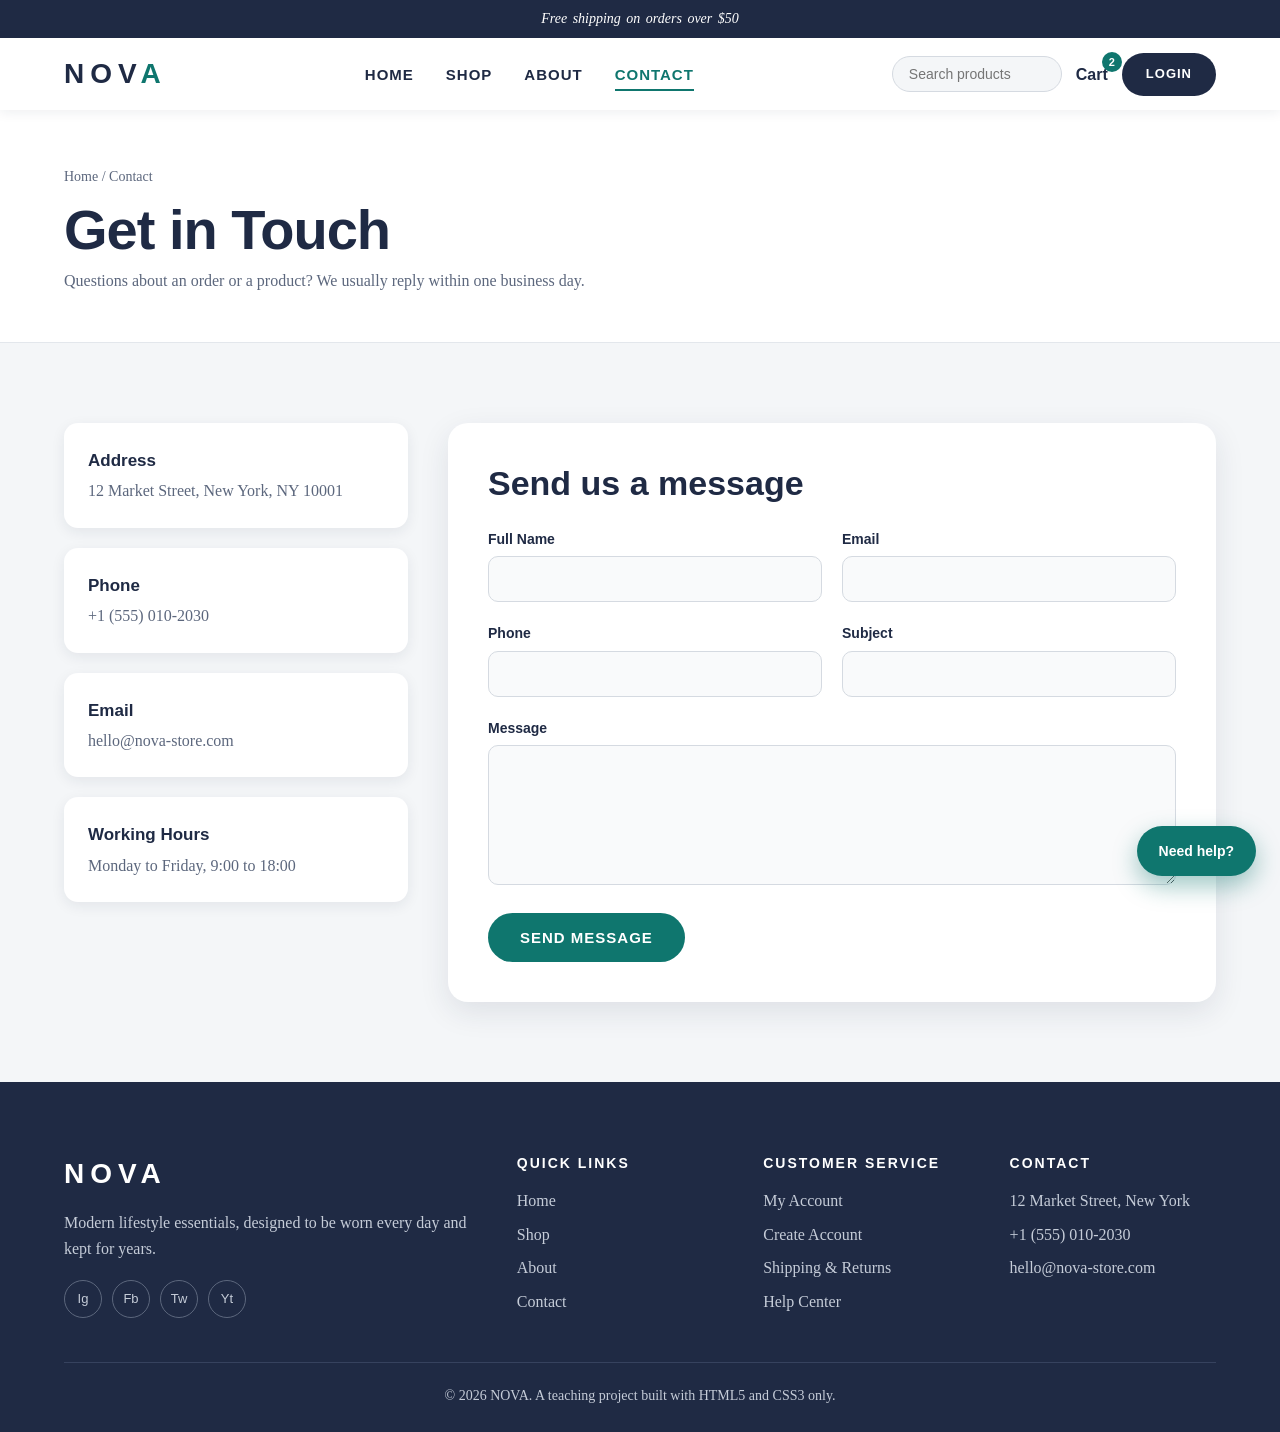
<file: contact.html>
<!DOCTYPE html>
<html lang="en">
<head>
    <meta charset="UTF-8">
    <meta name="viewport" content="width=device-width, initial-scale=1.0">
    <title>Contact | NOVA</title>
    <link rel="stylesheet" href="css/style.css">
</head>
<body>
    <div class="announcement">Free shipping on orders over $50</div>
    <header class="navbar">
        <nav class="container nav-inner">
            <a href="index.html" class="logo">NOV<span>A</span></a>
            <input type="checkbox" id="menu-toggle">
            <label for="menu-toggle" class="menu-btn" aria-label="Open menu">&#9776;</label>
            <ul class="nav-links">
                <li><a href="index.html" class="">Home</a></li>
                <li><a href="products.html" class="">Shop</a></li>
                <li><a href="about.html" class="">About</a></li>
                <li><a href="contact.html" class="active">Contact</a></li>
            </ul>
            <div class="nav-actions">
                <input type="search" class="search-box" placeholder="Search products" aria-label="Search products">
                <a href="products.html" class="cart-link">Cart <span class="cart-count">2</span></a>
                <a href="login.html" class="btn btn-dark login-btn">Login</a>
            </div>
        </nav>
    </header>
    <main>
        <section class="page-header">
            <div class="container">
                <p class="breadcrumb"><a href="index.html">Home</a> / Contact</p>
                <h1>Get in Touch</h1>
                <p>Questions about an order or a product? We usually reply within one business day.</p>
            </div>
        </section>
        <section class="section">
            <div class="container contact-layout">
                <aside class="contact-info">
                    <div class="info-item"><h3>Address</h3><p>12 Market Street, New York, NY 10001</p></div>
                    <div class="info-item"><h3>Phone</h3><p>+1 (555) 010-2030</p></div>
                    <div class="info-item"><h3>Email</h3><p>hello@nova-store.com</p></div>
                    <div class="info-item"><h3>Working Hours</h3><p>Monday to Friday, 9:00 to 18:00</p></div>
                </aside>
                <div class="form-card">
                    <h2>Send us a message</h2>
                    <form action="#" method="post" style="margin-top: 24px;">
                        <div class="form-row">
                            <div class="form-group"><label for="name">Full Name</label><input type="text" id="name" name="name" required></div>
                            <div class="form-group"><label for="email">Email</label><input type="email" id="email" name="email" required></div>
                        </div>
                        <div class="form-row">
                            <div class="form-group"><label for="phone">Phone</label><input type="tel" id="phone" name="phone"></div>
                            <div class="form-group"><label for="subject">Subject</label><input type="text" id="subject" name="subject" required></div>
                        </div>
                        <div class="form-group"><label for="message">Message</label><textarea id="message" name="message" required></textarea></div>
                        <button type="submit" class="btn btn-primary">Send Message</button>
                    </form>
                </div>
            </div>
        </section>
    </main>
    <footer class="footer">
        <div class="container">
            <div class="footer-grid">
                <div>
                    <a href="index.html" class="logo">NOVA</a>
                    <p>Modern lifestyle essentials, designed to be worn every day and kept for years.</p>
                    <div class="social">
                        <a href="#" aria-label="Instagram">Ig</a>
                        <a href="#" aria-label="Facebook">Fb</a>
                        <a href="#" aria-label="Twitter">Tw</a>
                        <a href="#" aria-label="YouTube">Yt</a>
                    </div>
                </div>
                <div>
                    <h4>Quick Links</h4>
                    <ul>
                        <li><a href="index.html">Home</a></li>
                        <li><a href="products.html">Shop</a></li>
                        <li><a href="about.html">About</a></li>
                        <li><a href="contact.html">Contact</a></li>
                    </ul>
                </div>
                <div>
                    <h4>Customer Service</h4>
                    <ul>
                        <li><a href="login.html">My Account</a></li>
                        <li><a href="register.html">Create Account</a></li>
                        <li><a href="product-details.html">Shipping &amp; Returns</a></li>
                        <li><a href="contact.html">Help Center</a></li>
                    </ul>
                </div>
                <div>
                    <h4>Contact</h4>
                    <ul>
                        <li>12 Market Street, New York</li>
                        <li>+1 (555) 010-2030</li>
                        <li>hello@nova-store.com</li>
                    </ul>
                </div>
            </div>
            <p class="copyright">&copy; 2026 NOVA. A teaching project built with HTML5 and CSS3 only.</p>
        </div>
    </footer>
    <a href="contact.html" class="support-btn">Need help?</a>
</body>
</html>
</file>
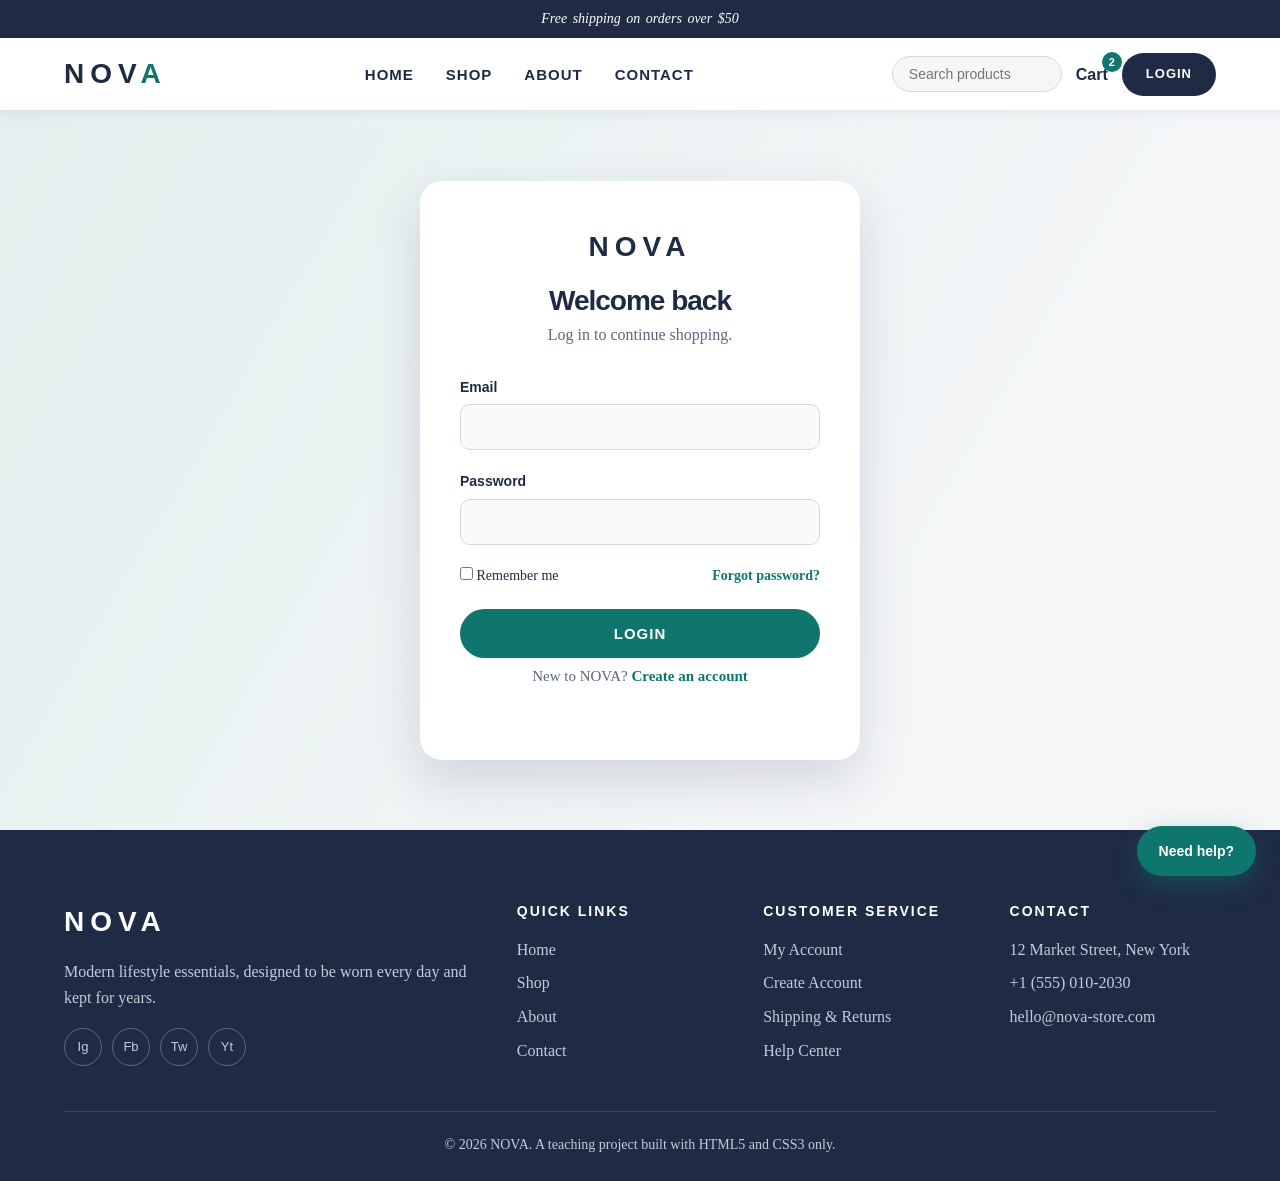
<file: login.html>
<!DOCTYPE html>
<html lang="en">
<head>
    <meta charset="UTF-8">
    <meta name="viewport" content="width=device-width, initial-scale=1.0">
    <title>Login | NOVA</title>
    <link rel="stylesheet" href="css/style.css">
</head>
<body>
    <div class="announcement">Free shipping on orders over $50</div>
    <header class="navbar">
        <nav class="container nav-inner">
            <a href="index.html" class="logo">NOV<span>A</span></a>
            <input type="checkbox" id="menu-toggle">
            <label for="menu-toggle" class="menu-btn" aria-label="Open menu">&#9776;</label>
            <ul class="nav-links">
                <li><a href="index.html" class="">Home</a></li>
                <li><a href="products.html" class="">Shop</a></li>
                <li><a href="about.html" class="">About</a></li>
                <li><a href="contact.html" class="">Contact</a></li>
            </ul>
            <div class="nav-actions">
                <input type="search" class="search-box" placeholder="Search products" aria-label="Search products">
                <a href="products.html" class="cart-link">Cart <span class="cart-count">2</span></a>
                <a href="login.html" class="btn btn-dark login-btn">Login</a>
            </div>
        </nav>
    </header>
    <main class="auth-page">
        <div class="auth-card">
            <a href="index.html" class="logo">NOVA</a>
            <h1>Welcome back</h1>
            <p>Log in to continue shopping.</p>
            <form action="#" method="post">
                <div class="form-group"><label for="email">Email</label><input type="email" id="email" name="email" required></div>
                <div class="form-group"><label for="password">Password</label><input type="password" id="password" name="password" required></div>
                <div class="auth-options">
                    <label><input type="checkbox" name="remember"> Remember me</label>
                    <a href="login.html">Forgot password?</a>
                </div>
                <button type="submit" class="btn btn-primary">Login</button>
            </form>
            <p class="auth-switch">New to NOVA? <a href="register.html">Create an account</a></p>
        </div>
    </main>
    <footer class="footer">
        <div class="container">
            <div class="footer-grid">
                <div>
                    <a href="index.html" class="logo">NOVA</a>
                    <p>Modern lifestyle essentials, designed to be worn every day and kept for years.</p>
                    <div class="social">
                        <a href="#" aria-label="Instagram">Ig</a>
                        <a href="#" aria-label="Facebook">Fb</a>
                        <a href="#" aria-label="Twitter">Tw</a>
                        <a href="#" aria-label="YouTube">Yt</a>
                    </div>
                </div>
                <div>
                    <h4>Quick Links</h4>
                    <ul>
                        <li><a href="index.html">Home</a></li>
                        <li><a href="products.html">Shop</a></li>
                        <li><a href="about.html">About</a></li>
                        <li><a href="contact.html">Contact</a></li>
                    </ul>
                </div>
                <div>
                    <h4>Customer Service</h4>
                    <ul>
                        <li><a href="login.html">My Account</a></li>
                        <li><a href="register.html">Create Account</a></li>
                        <li><a href="product-details.html">Shipping &amp; Returns</a></li>
                        <li><a href="contact.html">Help Center</a></li>
                    </ul>
                </div>
                <div>
                    <h4>Contact</h4>
                    <ul>
                        <li>12 Market Street, New York</li>
                        <li>+1 (555) 010-2030</li>
                        <li>hello@nova-store.com</li>
                    </ul>
                </div>
            </div>
            <p class="copyright">&copy; 2026 NOVA. A teaching project built with HTML5 and CSS3 only.</p>
        </div>
    </footer>
    <a href="contact.html" class="support-btn">Need help?</a>
</body>
</html>
</file>
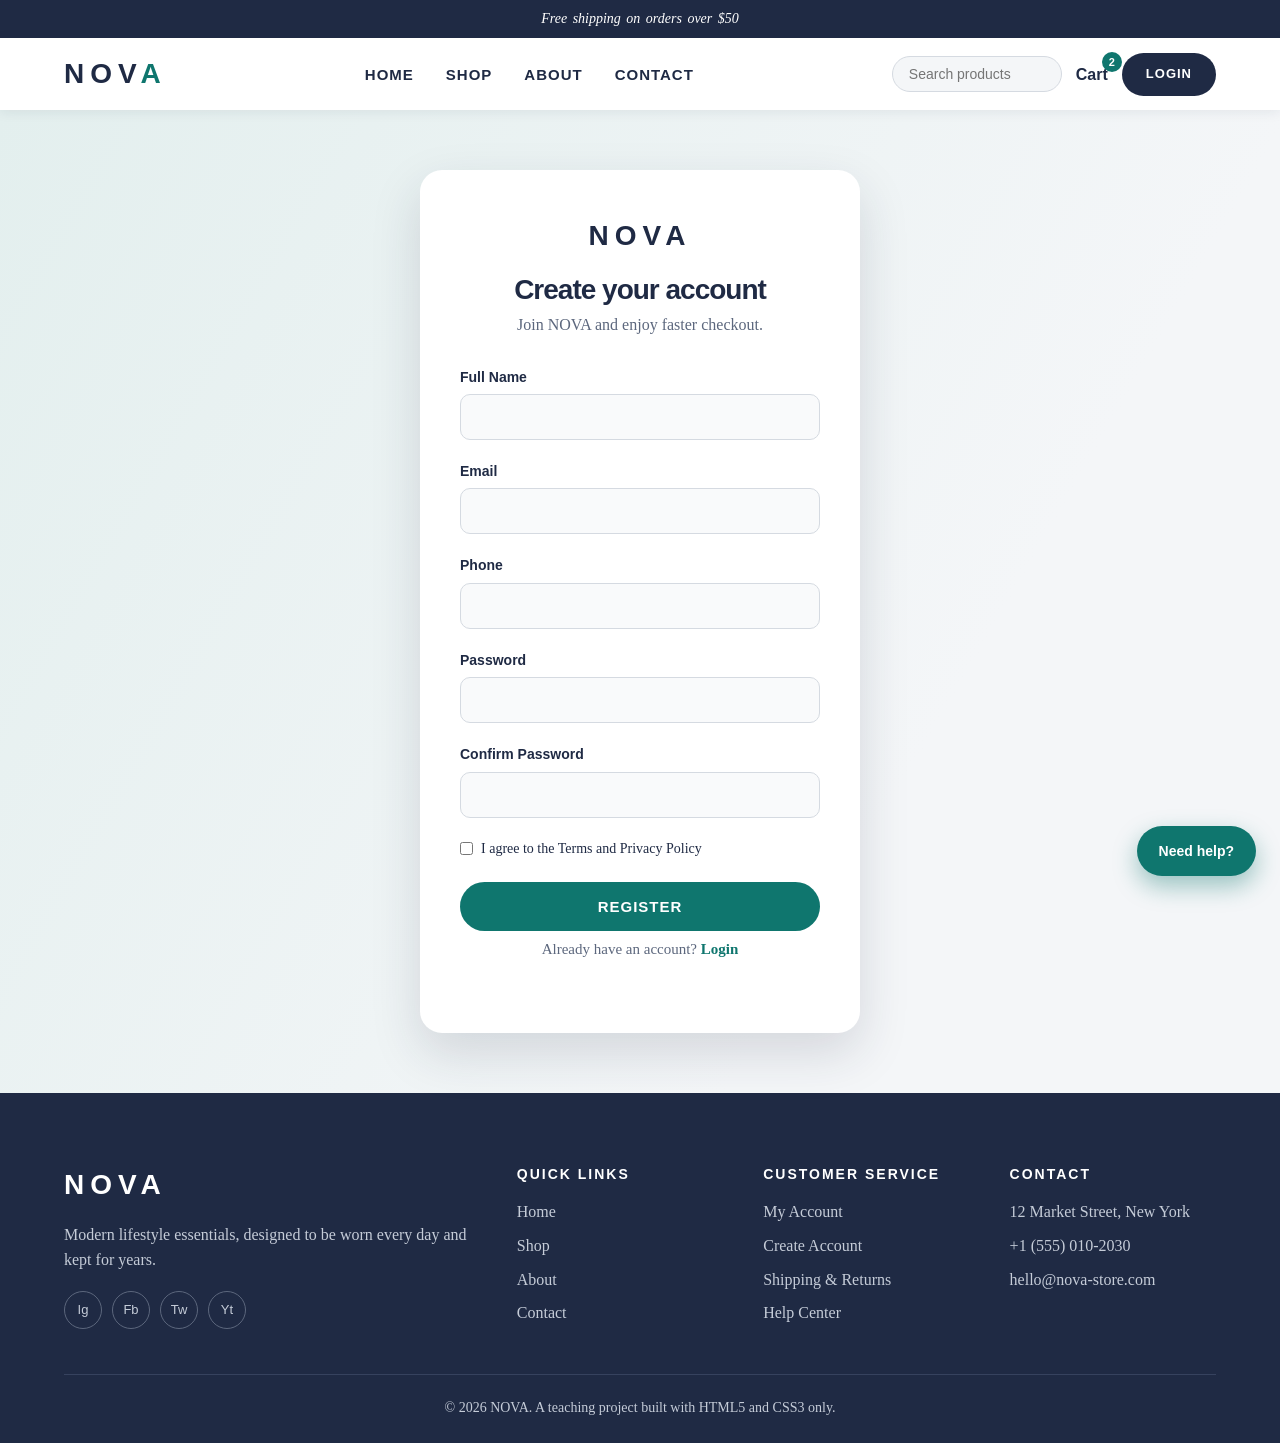
<file: register.html>
<!DOCTYPE html>
<html lang="en">
<head>
    <meta charset="UTF-8">
    <meta name="viewport" content="width=device-width, initial-scale=1.0">
    <title>Register | NOVA</title>
    <link rel="stylesheet" href="css/style.css">
</head>
<body>
    <div class="announcement">Free shipping on orders over $50</div>
    <header class="navbar">
        <nav class="container nav-inner">
            <a href="index.html" class="logo">NOV<span>A</span></a>
            <input type="checkbox" id="menu-toggle">
            <label for="menu-toggle" class="menu-btn" aria-label="Open menu">&#9776;</label>
            <ul class="nav-links">
                <li><a href="index.html" class="">Home</a></li>
                <li><a href="products.html" class="">Shop</a></li>
                <li><a href="about.html" class="">About</a></li>
                <li><a href="contact.html" class="">Contact</a></li>
            </ul>
            <div class="nav-actions">
                <input type="search" class="search-box" placeholder="Search products" aria-label="Search products">
                <a href="products.html" class="cart-link">Cart <span class="cart-count">2</span></a>
                <a href="login.html" class="btn btn-dark login-btn">Login</a>
            </div>
        </nav>
    </header>
    <main class="auth-page">
        <div class="auth-card">
            <a href="index.html" class="logo">NOVA</a>
            <h1>Create your account</h1>
            <p>Join NOVA and enjoy faster checkout.</p>
            <form action="#" method="post">
                <div class="form-group"><label for="name">Full Name</label><input type="text" id="name" name="name" required></div>
                <div class="form-group"><label for="email">Email</label><input type="email" id="email" name="email" required></div>
                <div class="form-group"><label for="phone">Phone</label><input type="tel" id="phone" name="phone" required></div>
                <div class="form-group"><label for="password">Password</label><input type="password" id="password" name="password" minlength="8" required></div>
                <div class="form-group"><label for="confirm">Confirm Password</label><input type="password" id="confirm" name="confirm" minlength="8" required></div>
                <div class="check-row"><input type="checkbox" id="terms" name="terms" required><label for="terms">I agree to the Terms and Privacy Policy</label></div>
                <button type="submit" class="btn btn-primary">Register</button>
            </form>
            <p class="auth-switch">Already have an account? <a href="login.html">Login</a></p>
        </div>
    </main>
    <footer class="footer">
        <div class="container">
            <div class="footer-grid">
                <div>
                    <a href="index.html" class="logo">NOVA</a>
                    <p>Modern lifestyle essentials, designed to be worn every day and kept for years.</p>
                    <div class="social">
                        <a href="#" aria-label="Instagram">Ig</a>
                        <a href="#" aria-label="Facebook">Fb</a>
                        <a href="#" aria-label="Twitter">Tw</a>
                        <a href="#" aria-label="YouTube">Yt</a>
                    </div>
                </div>
                <div>
                    <h4>Quick Links</h4>
                    <ul>
                        <li><a href="index.html">Home</a></li>
                        <li><a href="products.html">Shop</a></li>
                        <li><a href="about.html">About</a></li>
                        <li><a href="contact.html">Contact</a></li>
                    </ul>
                </div>
                <div>
                    <h4>Customer Service</h4>
                    <ul>
                        <li><a href="login.html">My Account</a></li>
                        <li><a href="register.html">Create Account</a></li>
                        <li><a href="product-details.html">Shipping &amp; Returns</a></li>
                        <li><a href="contact.html">Help Center</a></li>
                    </ul>
                </div>
                <div>
                    <h4>Contact</h4>
                    <ul>
                        <li>12 Market Street, New York</li>
                        <li>+1 (555) 010-2030</li>
                        <li>hello@nova-store.com</li>
                    </ul>
                </div>
            </div>
            <p class="copyright">&copy; 2026 NOVA. A teaching project built with HTML5 and CSS3 only.</p>
        </div>
    </footer>
    <a href="contact.html" class="support-btn">Need help?</a>
</body>
</html>
</file>
<file: css/style.css>
/* =========================
   Global Styles
========================= */
* { box-sizing: border-box; margin: 0; padding: 0; }
html { scroll-behavior: smooth; }
body { font-family: Georgia, "Times New Roman", serif; font-size: 16px; line-height: 1.6; color: #1f2a44; background-color: #f4f6f8; }
h1, h2, h3, h4, .logo, .btn, .nav-links a, .price { font-family: "Trebuchet MS", Helvetica, Arial, sans-serif; }
h1 { font-size: 56px; line-height: 1.1; letter-spacing: -1px; }
h2 { font-size: 34px; line-height: 1.2; }
h3 { font-size: 20px; }
a { color: inherit; text-decoration: none; }
ul { list-style: none; }
img { display: block; max-width: 100%; }
.container { width: 90%; max-width: 1200px; margin: auto; }
.section { padding: 80px 0; }
.section-white { background-color: #ffffff; }
.section-title { text-align: center; margin-bottom: 12px; }
.section-sub { text-align: center; color: #5c677d; max-width: 560px; margin: 0 auto 48px; }
.btn { display: inline-block; padding: 14px 30px; border: 2px solid transparent; border-radius: 50px; font-size: 15px; font-weight: bold; letter-spacing: 1px; text-transform: uppercase; cursor: pointer; transition: all 0.3s ease; }
.btn-primary { background-color: #0f766e; color: #ffffff; }
.btn-primary:hover { background-color: #0b5a54; transform: translateY(-3px); box-shadow: 0 10px 20px rgba(15, 118, 110, 0.3); }
.btn-outline { border-color: #1f2a44; color: #1f2a44; background-color: transparent; }
.btn-outline:hover { background-color: #1f2a44; color: #ffffff; }
.btn-dark { background-color: #1f2a44; color: #ffffff; }
.btn-dark:hover { background-color: #0f766e; }
.btn:active { transform: scale(0.97); }
:focus-visible { outline: 3px solid #0f766e; outline-offset: 2px; }

/* =========================
   Announcement Bar
========================= */
.announcement { background-color: #1f2a44; color: #ffffff; text-align: center; padding: 8px 5%; font-size: 14px; font-style: italic; word-spacing: 2px; }

/* =========================
   Navbar
========================= */
.navbar { position: sticky; top: 0; z-index: 100; background-color: #ffffff; box-shadow: 0 2px 12px rgba(31, 42, 68, 0.08); }
.nav-inner { display: flex; justify-content: space-between; align-items: center; gap: 24px; height: 72px; }
.logo { font-size: 28px; font-weight: bold; letter-spacing: 6px; }
.logo span { color: #0f766e; }
.nav-links { display: flex; gap: 32px; }
.nav-links a { font-size: 15px; font-weight: bold; text-transform: uppercase; letter-spacing: 1px; padding: 6px 0; border-bottom: 2px solid transparent; transition: all 0.3s; }
.nav-links a:hover, .nav-links a.active { color: #0f766e; border-bottom-color: #0f766e; }
.nav-actions { display: flex; align-items: center; gap: 14px; }
.search-box { width: 170px; padding: 9px 16px; border: 1px solid #d5dae1; border-radius: 50px; font-size: 14px; background-color: #f4f6f8; transition: width 0.3s; }
.search-box:focus { width: 220px; border-color: #0f766e; outline: none; }
.cart-link { position: relative; font-weight: bold; font-family: Helvetica, Arial, sans-serif; }
.cart-count { position: absolute; top: -10px; right: -14px; width: 20px; height: 20px; border-radius: 50%; background-color: #0f766e; color: #ffffff; font-size: 11px; line-height: 20px; text-align: center; }
.login-btn { padding: 9px 22px; font-size: 13px; }
#menu-toggle { display: none; }
.menu-btn { display: none; font-size: 28px; cursor: pointer; }

/* =========================
   Hero
========================= */
.hero { background: linear-gradient(120deg, #e3efee 0%, #f4f6f8 60%); overflow: hidden; }
.hero-inner { display: flex; align-items: center; justify-content: space-between; gap: 48px; padding: 70px 0; }
.hero-text { flex: 1; }
.hero-text h1 { margin-bottom: 20px; }
.hero-text p { font-size: 18px; color: #5c677d; max-width: 480px; margin-bottom: 32px; }
.hero-buttons { display: flex; flex-wrap: wrap; gap: 16px; }
.hero-image { position: relative; flex: 1; max-width: 520px; }
.hero-image img { width: 100%; height: 520px; object-fit: cover; border-radius: 220px 220px 24px 24px; box-shadow: 0 25px 50px rgba(31, 42, 68, 0.25); }
.hero-image::before { content: ""; position: absolute; top: -24px; right: -24px; width: 140px; height: 140px; border: 3px dashed #0f766e; border-radius: 50%; animation: spin 20s linear infinite; }
.hero-badge { position: absolute; bottom: 40px; left: -30px; background-color: #ffffff; padding: 14px 22px; border-radius: 14px; box-shadow: 0 12px 30px rgba(31, 42, 68, 0.2); font-family: Helvetica, Arial, sans-serif; font-weight: bold; animation: float 3s ease-in-out infinite; }
.hero-badge small { display: block; font-weight: normal; color: #5c677d; }
@keyframes spin { from { transform: rotate(0deg); } to { transform: rotate(360deg); } }
@keyframes float { 0%, 100% { transform: translateY(0); } 50% { transform: translateY(-10px); } }

/* =========================
   Categories
========================= */
.category-grid { display: grid; grid-template-columns: repeat(6, 1fr); gap: 20px; }
.category-card { position: relative; display: block; height: 220px; border-radius: 16px; overflow: hidden; }
.category-card img { width: 100%; height: 100%; object-fit: cover; transition: transform 0.5s ease; }
.category-card:hover img { transform: scale(1.1); }
.category-info { position: absolute; left: 0; right: 0; bottom: 0; padding: 16px 12px; color: #ffffff; text-align: center; background: linear-gradient(to top, rgba(31, 42, 68, 0.9), transparent); }
.category-info h3 { font-size: 17px; }
.category-info span { font-size: 13px; opacity: 0.85; }

/* =========================
   Products
========================= */
.product-grid { display: grid; grid-template-columns: repeat(4, 1fr); gap: 28px; }
.product-card { background-color: #ffffff; border-radius: 16px; overflow: hidden; box-shadow: 0 4px 14px rgba(31, 42, 68, 0.08); transition: transform 0.3s, box-shadow 0.3s; }
.product-card:hover { transform: translateY(-8px); box-shadow: 0 18px 35px rgba(31, 42, 68, 0.18); }
.product-img { position: relative; overflow: hidden; background-color: #e9edf1; }
.product-img img { width: 100%; height: 260px; object-fit: cover; transition: transform 0.5s ease; }
.product-card:hover .product-img img { transform: scale(1.08); }
.discount { position: absolute; top: 14px; left: 14px; background-color: #0f766e; color: #ffffff; padding: 4px 12px; border-radius: 50px; font-family: Helvetica, Arial, sans-serif; font-size: 12px; font-weight: bold; }
.wishlist { position: absolute; top: 12px; right: 12px; width: 36px; height: 36px; border: none; border-radius: 50%; background-color: #ffffff; font-size: 18px; color: #1f2a44; cursor: pointer; box-shadow: 0 2px 8px rgba(0, 0, 0, 0.15); transition: all 0.3s; }
.wishlist:hover { background-color: #0f766e; color: #ffffff; }
.product-info { padding: 20px; }
.product-cat { font-size: 13px; text-transform: uppercase; letter-spacing: 2px; color: #0f766e; }
.product-name { margin: 6px 0; font-size: 18px; }
.product-name a:hover { text-decoration: underline; }
.rating { color: #e0a100; font-size: 14px; letter-spacing: 2px; }
.rating span { color: #5c677d; letter-spacing: 0; margin-left: 4px; }
.price-row { display: flex; align-items: center; gap: 10px; margin: 10px 0 16px; }
.price { font-size: 22px; font-weight: bold; }
.old-price { color: #8a94a6; text-decoration: line-through; }
.btn-cart { width: 100%; padding: 12px; border: 2px solid #1f2a44; border-radius: 50px; background-color: transparent; font-family: "Trebuchet MS", Helvetica, sans-serif; font-weight: bold; font-size: 14px; color: #1f2a44; cursor: pointer; transition: all 0.3s; }
.btn-cart:hover { background-color: #1f2a44; color: #ffffff; }
.btn-cart:active { transform: scale(0.97); }
.product-card:nth-child(even) .btn-cart { border-color: #0f766e; color: #0f766e; }
.product-card:nth-child(even) .btn-cart:hover { background-color: #0f766e; color: #ffffff; }

/* =========================
   Promo Banner
========================= */
.promo { display: flex; align-items: center; background-color: #1f2a44; color: #ffffff; border-radius: 24px; overflow: hidden; }
.promo-text { flex: 1; padding: 60px; }
.promo-text h2 { font-size: 40px; margin-bottom: 16px; }
.promo-text p { margin-bottom: 28px; color: #c5ccd8; }
.promo-img { flex: 1; align-self: stretch; }
.promo-img img { width: 100%; height: 100%; min-height: 320px; object-fit: cover; }

/* =========================
   Features
========================= */
.features { display: flex; flex-wrap: wrap; gap: 24px; }
.feature { flex: 1; min-width: 220px; text-align: center; padding: 32px 20px; background-color: #ffffff; border-radius: 16px; }
.feature-icon { display: inline-block; width: 64px; height: 64px; margin-bottom: 16px; border-radius: 50%; background-color: #e3efee; font-size: 28px; line-height: 64px; }
.feature h3 { margin-bottom: 6px; }
.feature p { color: #5c677d; font-size: 15px; }

/* =========================
   Newsletter
========================= */
.newsletter { background-color: #0f766e; color: #ffffff; text-align: center; padding: 70px 0; }
.newsletter p { margin: 10px 0 28px; opacity: 0.9; }
.newsletter-form { display: flex; justify-content: center; flex-wrap: wrap; gap: 12px; }
.newsletter-form input { width: 340px; max-width: 100%; padding: 14px 24px; border: none; border-radius: 50px; font-size: 16px; }
.newsletter-form .btn:hover { background-color: #ffffff; color: #1f2a44; }

/* =========================
   Page Header and Filters
========================= */
.page-header { background-color: #ffffff; padding: 48px 0; border-bottom: 1px solid #e3e7ec; }
.breadcrumb { font-size: 14px; color: #5c677d; margin-bottom: 10px; }
.breadcrumb a:hover { color: #0f766e; }
.page-header p { color: #5c677d; max-width: 600px; margin-top: 8px; }
.filter-bar { position: sticky; top: 72px; z-index: 50; background-color: #ffffff; border-bottom: 1px solid #e3e7ec; }
.filter-list { display: flex; flex-wrap: wrap; gap: 12px; padding: 14px 0; }
.filter-list a { padding: 8px 22px; border: 1px solid #d5dae1; border-radius: 50px; font-family: Helvetica, Arial, sans-serif; font-size: 14px; transition: all 0.3s; }
.filter-list a:hover, .filter-list a.active { background-color: #1f2a44; border-color: #1f2a44; color: #ffffff; }

/* =========================
   Product Details
========================= */
.details { display: flex; gap: 56px; align-items: flex-start; }
.gallery { flex: 1; }
.main-img { width: 100%; height: 520px; object-fit: cover; border-radius: 20px; }
.thumbs { display: flex; gap: 14px; margin-top: 14px; }
.thumbs img { width: 90px; height: 90px; object-fit: cover; border: 2px solid transparent; border-radius: 12px; cursor: pointer; }
.thumbs img:hover, .thumbs img:first-child { border-color: #0f766e; }
.info { flex: 1; }
.info h1 { font-size: 40px; margin: 8px 0; }
.info .price-row { margin: 16px 0; }
.info .price { font-size: 32px; }
.info > p { color: #5c677d; margin-bottom: 20px; }
.option-label { display: block; margin: 18px 0 8px; font-family: Helvetica, Arial, sans-serif; font-weight: bold; }
.options { display: flex; gap: 10px; }
.swatch { width: 34px; height: 34px; border: 3px solid #ffffff; border-radius: 50%; box-shadow: 0 0 0 1px #c5ccd8; cursor: pointer; }
.swatch:hover { box-shadow: 0 0 0 2px #0f766e; }
.swatch-1 { background-color: #1f2a44; }
.swatch-2 { background-color: #c9ccd1; }
.swatch-3 { background-color: #0f766e; }
.size { min-width: 46px; padding: 10px 0; border: 1px solid #c5ccd8; border-radius: 10px; background-color: #ffffff; text-align: center; font-family: Helvetica, Arial, sans-serif; cursor: pointer; transition: all 0.3s; }
.size:hover { background-color: #1f2a44; color: #ffffff; }
.buy-row { display: flex; flex-wrap: wrap; align-items: center; gap: 14px; margin-top: 28px; }
.qty { display: flex; align-items: center; border: 1px solid #c5ccd8; border-radius: 50px; background-color: #ffffff; }
.qty span { width: 44px; text-align: center; font-weight: bold; }
.qty input { width: 56px; padding: 12px 0; border: none; background: transparent; text-align: center; font-size: 16px; }
.info-grid { display: grid; grid-template-columns: repeat(2, 1fr); gap: 24px; }
.info-card { padding: 28px; background-color: #ffffff; border-left: 4px solid #0f766e; border-radius: 12px; }
.info-card h3 { margin-bottom: 10px; }
.info-card li { padding: 6px 0; border-bottom: 1px solid #eef0f3; color: #5c677d; }

/* =========================
   About
========================= */
.two-col { display: flex; align-items: center; gap: 56px; }
.two-col > * { flex: 1; }
.two-col img { width: 100%; height: 420px; object-fit: cover; border-radius: 20px; }
.two-col p { margin-top: 14px; color: #5c677d; }
.stats-grid { display: grid; grid-template-columns: repeat(4, 1fr); gap: 24px; text-align: center; }
.stat strong { display: block; font-family: "Trebuchet MS", sans-serif; font-size: 44px; color: #0f766e; }
.card-grid { display: grid; grid-template-columns: repeat(3, 1fr); gap: 24px; }
.value-card { padding: 32px; background-color: #ffffff; border-radius: 16px; box-shadow: 0 4px 14px rgba(31, 42, 68, 0.08); }
.value-card h3 { margin-bottom: 8px; }
.value-card p { color: #5c677d; }
.team-grid { display: grid; grid-template-columns: repeat(4, 1fr); gap: 24px; text-align: center; }
.member img { width: 100%; height: 280px; object-fit: cover; border-radius: 16px; margin-bottom: 12px; }
.member p { color: #5c677d; font-size: 14px; }
.cta { background-color: #1f2a44; color: #ffffff; text-align: center; padding: 70px 0; }
.cta p { margin: 10px 0 26px; color: #c5ccd8; }

/* =========================
   Contact and Forms
========================= */
.contact-layout { display: flex; gap: 40px; align-items: flex-start; }
.contact-info { flex: 1; display: flex; flex-direction: column; gap: 20px; }
.info-item { padding: 24px; background-color: #ffffff; border-radius: 14px; box-shadow: 0 4px 14px rgba(31, 42, 68, 0.08); }
.info-item h3 { font-size: 17px; margin-bottom: 4px; }
.info-item p { color: #5c677d; }
.form-card { flex: 2; padding: 40px; background-color: #ffffff; border-radius: 20px; box-shadow: 0 10px 30px rgba(31, 42, 68, 0.1); }
.form-row { display: flex; flex-wrap: wrap; gap: 20px; }
.form-row .form-group { flex: 1; min-width: 200px; }
.form-group { margin-bottom: 20px; }
.form-group label { display: block; margin-bottom: 6px; font-family: Helvetica, Arial, sans-serif; font-size: 14px; font-weight: bold; }
input[type="text"], input[type="email"], input[type="tel"], input[type="password"], textarea { width: 100%; padding: 13px 16px; border: 1px solid #d5dae1; border-radius: 10px; background-color: #f9fafb; font-family: inherit; font-size: 16px; transition: all 0.3s; }
input[type="text"]:focus, input[type="email"]:focus, input[type="tel"]:focus, input[type="password"]:focus, textarea:focus { border-color: #0f766e; background-color: #ffffff; box-shadow: 0 0 0 4px rgba(15, 118, 110, 0.15); outline: none; }
textarea { height: 140px; resize: vertical; }
.auth-page { display: flex; align-items: center; justify-content: center; min-height: 80vh; padding: 60px 5%; background: linear-gradient(120deg, #e3efee 0%, #f4f6f8 70%); }
.auth-card { width: 100%; max-width: 440px; padding: 44px 40px; background-color: #ffffff; border-radius: 22px; box-shadow: 0 20px 50px rgba(31, 42, 68, 0.15); }
.auth-card .logo { display: block; text-align: center; margin-bottom: 16px; }
.auth-card h1 { font-size: 28px; text-align: center; }
.auth-card > p { text-align: center; color: #5c677d; margin: 6px 0 28px; }
.auth-options { display: flex; justify-content: space-between; align-items: center; margin-bottom: 22px; font-size: 14px; }
.auth-options a, .auth-switch a { color: #0f766e; font-weight: bold; }
.auth-options a:hover, .auth-switch a:hover { text-decoration: underline; }
.auth-card .btn { width: 100%; }
.auth-switch { margin-top: 22px; text-align: center; font-size: 15px; }
.check-row { display: flex; align-items: center; gap: 8px; margin-bottom: 22px; font-size: 14px; }

/* =========================
   Footer
========================= */
.footer { background-color: #1f2a44; color: #c5ccd8; padding: 70px 0 24px; }
.footer-grid { display: flex; flex-wrap: wrap; justify-content: space-between; gap: 40px; margin-bottom: 40px; }
.footer-grid > div { flex: 1; min-width: 190px; }
.footer-grid > div:first-child { flex: 2; }
.footer .logo { color: #ffffff; display: inline-block; margin-bottom: 14px; }
.footer h4 { margin-bottom: 14px; color: #ffffff; text-transform: uppercase; letter-spacing: 2px; font-size: 14px; }
.footer li { margin-bottom: 8px; }
.footer a:hover { color: #ffffff; text-decoration: underline; }
.social { display: flex; gap: 10px; margin-top: 18px; }
.social a { width: 38px; height: 38px; border: 1px solid #5c677d; border-radius: 50%; text-align: center; line-height: 36px; font-family: Helvetica, Arial, sans-serif; font-size: 13px; transition: all 0.3s; }
.social a:hover { background-color: #0f766e; border-color: #0f766e; text-decoration: none; }
.copyright { padding-top: 22px; border-top: 1px solid #36425e; text-align: center; font-size: 14px; }
.support-btn { position: fixed; right: 24px; bottom: 24px; z-index: 200; padding: 14px 22px; border-radius: 50px; background-color: #0f766e; color: #ffffff; font-family: Helvetica, Arial, sans-serif; font-weight: bold; font-size: 14px; box-shadow: 0 10px 24px rgba(15, 118, 110, 0.4); transition: transform 0.3s; }
.support-btn:hover { transform: translateY(-4px); }

/* =========================
   Responsive Design
========================= */
@media (max-width: 1199px) {
    h1 { font-size: 46px; }
    .product-grid, .team-grid { grid-template-columns: repeat(2, 1fr); }
    .category-grid { grid-template-columns: repeat(3, 1fr); }
    .hero-image img { height: 440px; }
    .details { gap: 32px; }
    .search-box { width: 120px; }
}
@media (max-width: 767px) {
    h1 { font-size: 36px; }
    h2 { font-size: 28px; }
    .section { padding: 56px 0; }
    .menu-btn { display: block; }
    .nav-links { display: none; position: absolute; top: 72px; left: 0; right: 0; flex-direction: column; gap: 0; background-color: #ffffff; box-shadow: 0 10px 20px rgba(31, 42, 68, 0.1); }
    .nav-links a { display: block; padding: 14px 5%; border-bottom: 1px solid #eef0f3; }
    #menu-toggle:checked ~ .nav-links { display: flex; }
    .nav-inner { flex-wrap: nowrap; }
    .search-box { display: none; }
    .hero-inner, .details, .two-col, .contact-layout, .promo { flex-direction: column; }
    .hero-inner { padding: 40px 0; }
    .hero-image { max-width: 100%; }
    .hero-image img { height: 340px; }
    .hero-badge { left: 10px; }
    .promo-text { padding: 36px 24px; }
    .promo-text h2 { font-size: 30px; }
    .category-grid, .stats-grid { grid-template-columns: repeat(2, 1fr); }
    .card-grid, .info-grid { grid-template-columns: 1fr; }
    .main-img { height: 340px; }
    .form-card { padding: 24px; width: 100%; }
    .contact-info { width: 100%; }
    .footer-grid { flex-direction: column; }
}
@media (max-width: 519px) {
    .product-grid, .team-grid { grid-template-columns: 1fr; }
    .login-btn { display: none; }
}
</file>
